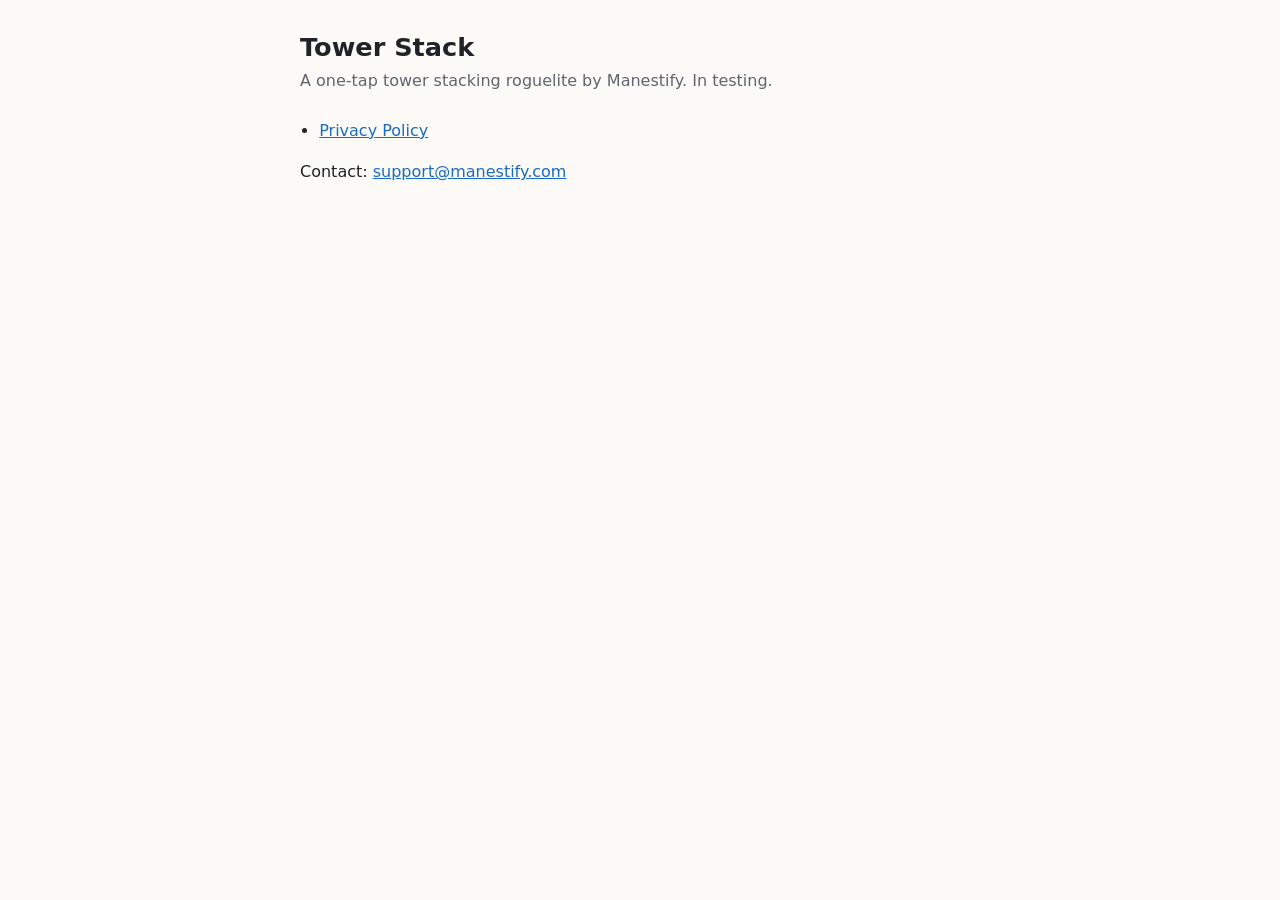
<file: index.html>
<!doctype html>
<html lang="en">
<head>
<meta charset="utf-8">
<meta name="viewport" content="width=device-width, initial-scale=1">
<title>Tower Stack</title>
<link rel="stylesheet" href="style.css">
</head>
<body>
<main>
<h1>Tower Stack</h1>
<p class="meta">A one-tap tower stacking roguelite by Manestify. In testing.</p>
<ul>
<li><a href="privacy/">Privacy Policy</a></li>
</ul>
<p>Contact: <a href="mailto:support@manestify.com">support@manestify.com</a></p>
</main>
</body>
</html>
</file>
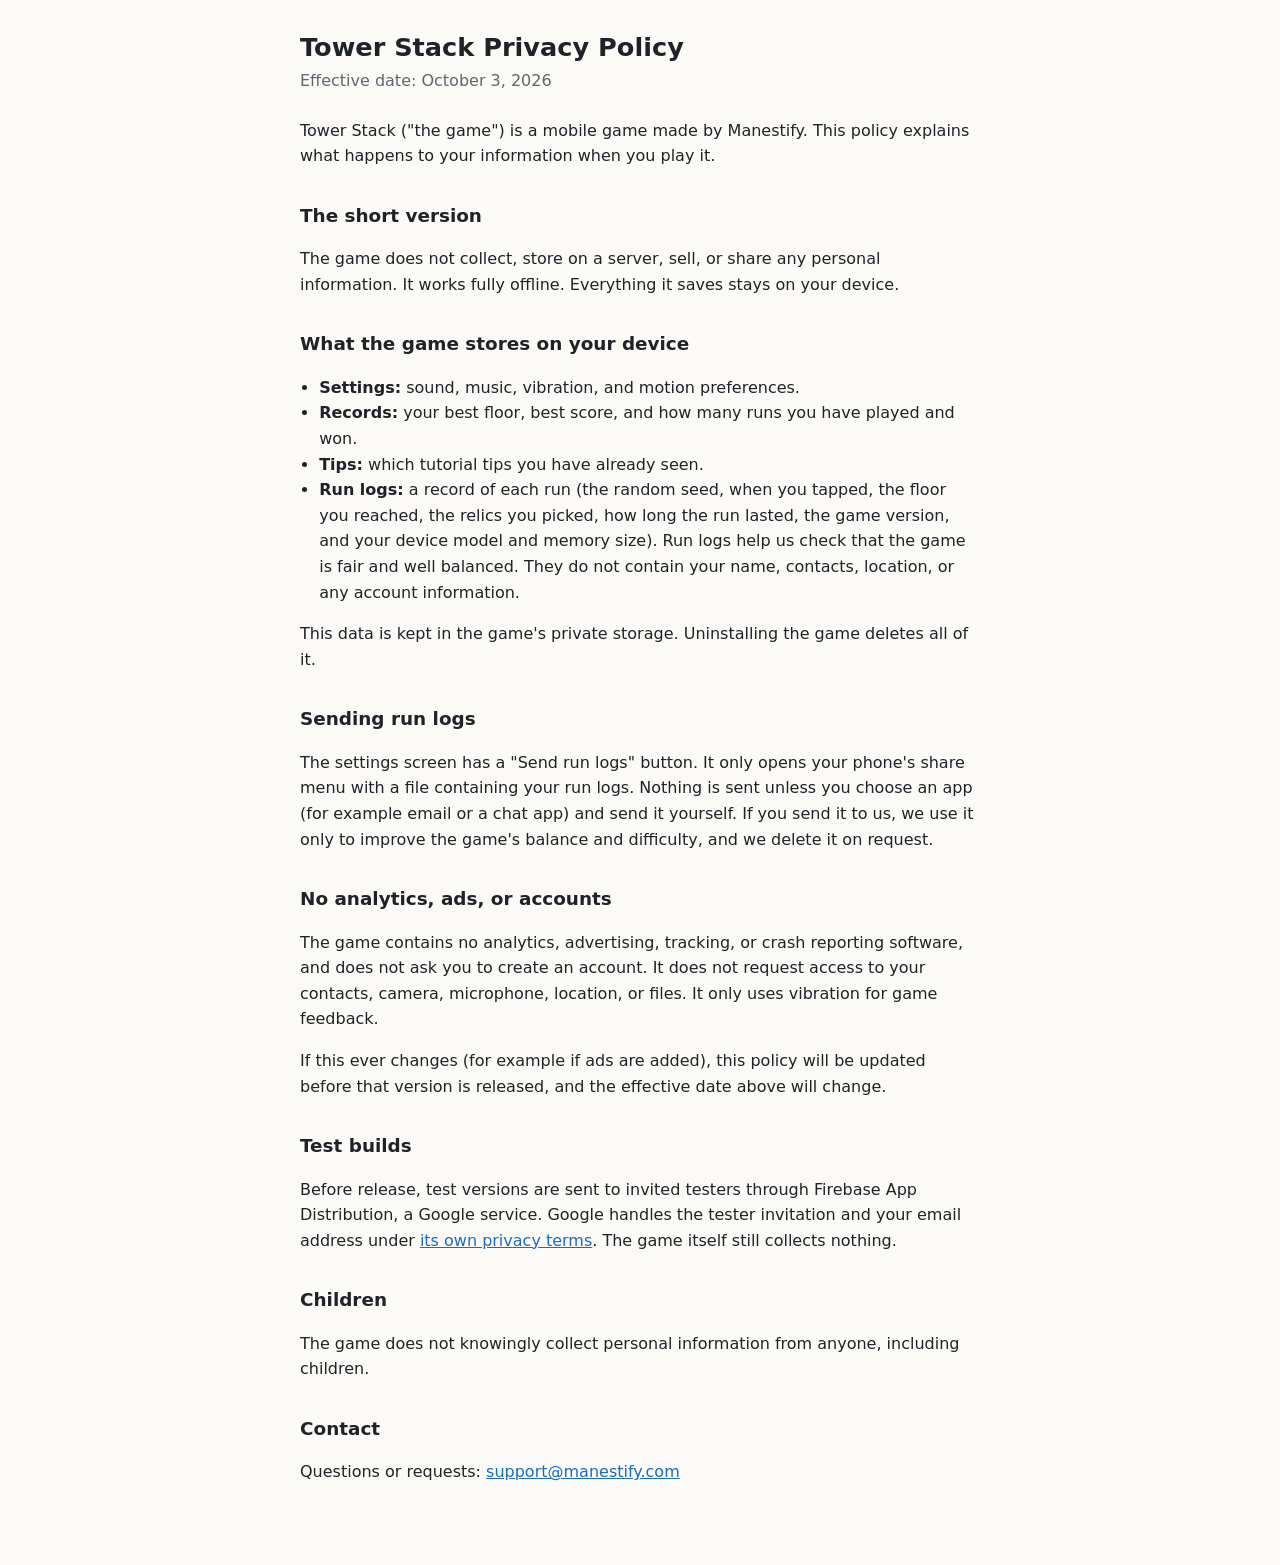
<file: privacy/index.html>
<!doctype html>
<html lang="en">
<head>
<meta charset="utf-8">
<meta name="viewport" content="width=device-width, initial-scale=1">
<title>Tower Stack Privacy Policy</title>
<link rel="stylesheet" href="../style.css">
</head>
<body>
<main>
<h1>Tower Stack Privacy Policy</h1>
<p class="meta">Effective date: October 3, 2026</p>

<p>Tower Stack ("the game") is a mobile game made by Manestify. This policy explains what happens to your information when you play it.</p>

<h2>The short version</h2>
<p>The game does not collect, store on a server, sell, or share any personal information. It works fully offline. Everything it saves stays on your device.</p>

<h2>What the game stores on your device</h2>
<ul>
<li><strong>Settings:</strong> sound, music, vibration, and motion preferences.</li>
<li><strong>Records:</strong> your best floor, best score, and how many runs you have played and won.</li>
<li><strong>Tips:</strong> which tutorial tips you have already seen.</li>
<li><strong>Run logs:</strong> a record of each run (the random seed, when you tapped, the floor you reached, the relics you picked, how long the run lasted, the game version, and your device model and memory size). Run logs help us check that the game is fair and well balanced. They do not contain your name, contacts, location, or any account information.</li>
</ul>
<p>This data is kept in the game's private storage. Uninstalling the game deletes all of it.</p>

<h2>Sending run logs</h2>
<p>The settings screen has a "Send run logs" button. It only opens your phone's share menu with a file containing your run logs. Nothing is sent unless you choose an app (for example email or a chat app) and send it yourself. If you send it to us, we use it only to improve the game's balance and difficulty, and we delete it on request.</p>

<h2>No analytics, ads, or accounts</h2>
<p>The game contains no analytics, advertising, tracking, or crash reporting software, and does not ask you to create an account. It does not request access to your contacts, camera, microphone, location, or files. It only uses vibration for game feedback.</p>
<p>If this ever changes (for example if ads are added), this policy will be updated before that version is released, and the effective date above will change.</p>

<h2>Test builds</h2>
<p>Before release, test versions are sent to invited testers through Firebase App Distribution, a Google service. Google handles the tester invitation and your email address under <a href="https://firebase.google.com/support/privacy">its own privacy terms</a>. The game itself still collects nothing.</p>

<h2>Children</h2>
<p>The game does not knowingly collect personal information from anyone, including children.</p>

<h2>Contact</h2>
<p>Questions or requests: <a href="mailto:support@manestify.com">support@manestify.com</a></p>
</main>
</body>
</html>
</file>
<file: style.css>
:root {
  --bg: #fbfaf7;
  --text: #1f2328;
  --muted: #5f6670;
  --link: #1a6bc4;
}
@media (prefers-color-scheme: dark) {
  :root {
    --bg: #15171a;
    --text: #e6e8eb;
    --muted: #9aa2ac;
    --link: #6cb0ff;
  }
}
body {
  margin: 0;
  background: var(--bg);
  color: var(--text);
  font: 16px/1.6 system-ui, -apple-system, "Segoe UI", Roboto, sans-serif;
}
main {
  max-width: 680px;
  margin: 0 auto;
  padding: 32px 16px 64px;
}
h1 { font-size: 1.6rem; line-height: 1.25; margin: 0 0 4px; }
h2 { font-size: 1.15rem; margin: 32px 0 8px; }
.meta { color: var(--muted); margin: 0 0 24px; }
a { color: var(--link); }
ul { padding-left: 1.2rem; }
</file>
